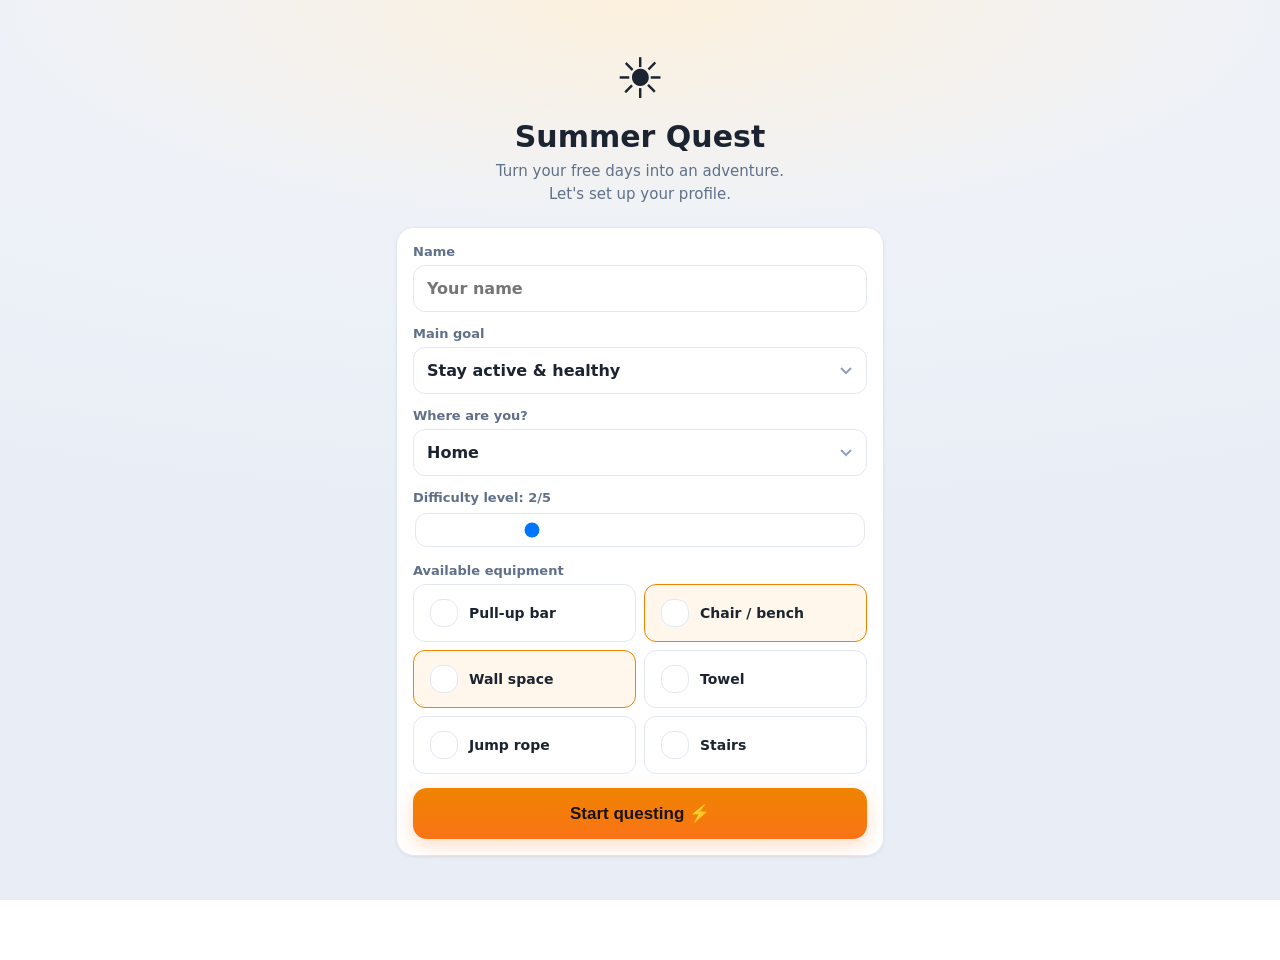
<file: index.html>
<!DOCTYPE html>
<html lang="en">
<head>
  <meta charset="UTF-8">
  <meta name="viewport" content="width=device-width, initial-scale=1.0, viewport-fit=cover, maximum-scale=1.0, user-scalable=no">
  <meta name="theme-color" content="#0e1726">
  <meta name="apple-mobile-web-app-capable" content="yes">
  <meta name="apple-mobile-web-app-status-bar-style" content="black-translucent">
  <meta name="apple-mobile-web-app-title" content="Summer Quest">
  <link rel="manifest" href="./manifest.webmanifest">
  <link rel="apple-touch-icon" href="./icon.svg">
  <link rel="icon" href="./icon.svg" type="image/svg+xml">
  <link rel="stylesheet" href="./styles.css">
  <title>Summer Quest</title>
</head>
<body>
  <main id="app"></main>
  <nav id="nav"></nav>
  <script type="module" src="./js/main.js"></script>
</body>
</html>
</file>
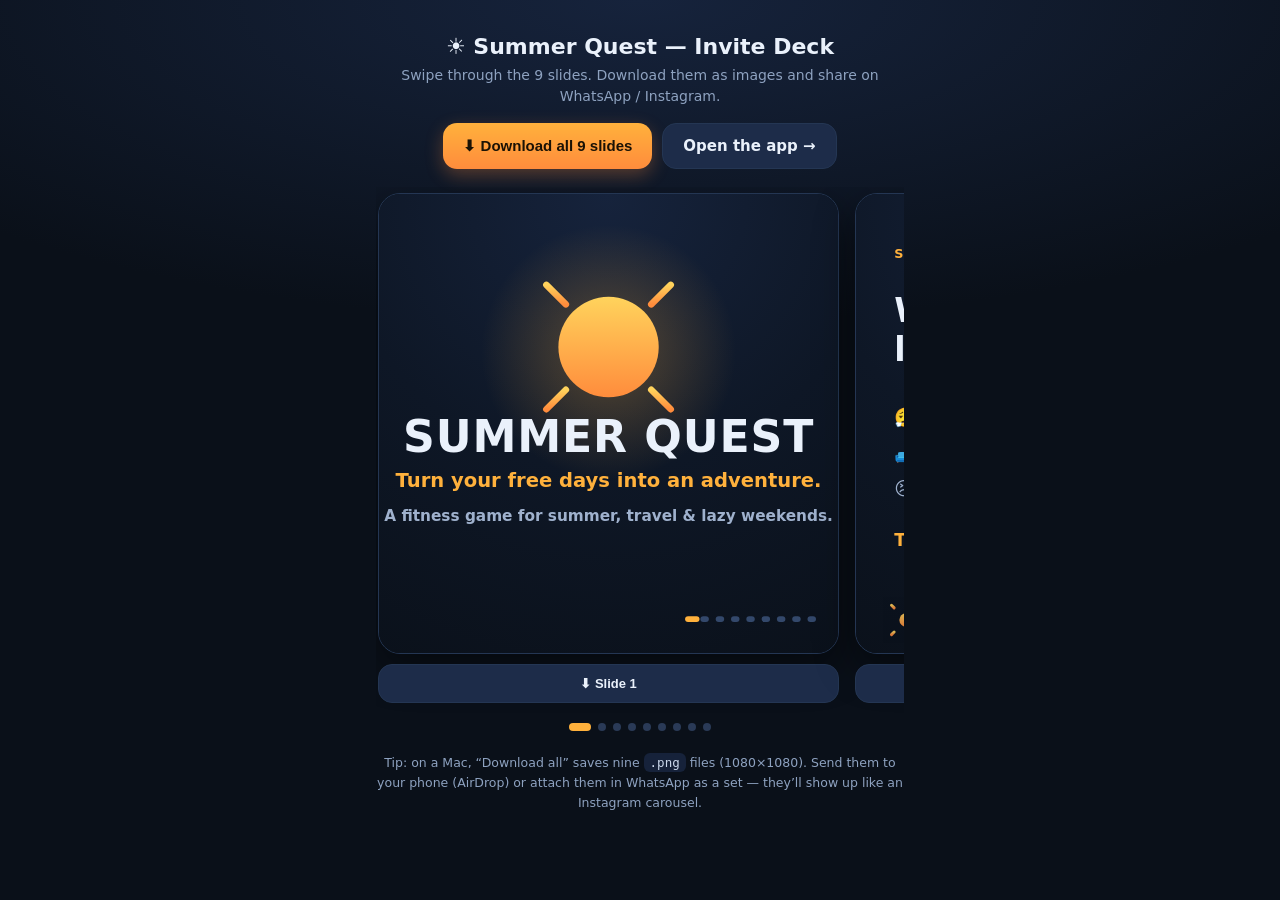
<file: pitch.html>
<!DOCTYPE html>
<html lang="en">
<head>
<meta charset="UTF-8">
<meta name="viewport" content="width=device-width, initial-scale=1, viewport-fit=cover">
<title>Summer Quest — Invite Deck</title>
<style>
  :root{ --bg:#0a1019; --fg:#eaf1fb; --muted:#8ea2c0; --accent:#ffb13c; --line:#243653; }
  *{box-sizing:border-box;-webkit-tap-highlight-color:transparent}
  html,body{margin:0;background:radial-gradient(120% 60% at 50% 0%,#16233c,#0a1019 60%);color:var(--fg);
    font-family:-apple-system,BlinkMacSystemFont,"Segoe UI",system-ui,sans-serif;min-height:100vh}
  .wrap{max-width:560px;margin:0 auto;padding:20px 16px 60px}
  header{text-align:center;padding:14px 8px 18px}
  header h1{font-size:22px;margin:0 0 6px}
  header p{color:var(--muted);font-size:14px;margin:0 0 16px;line-height:1.5}
  .btn{display:inline-flex;align-items:center;gap:8px;justify-content:center;background:linear-gradient(180deg,#ffb13c,#ff8c3c);
    color:#1a1205;border:none;border-radius:14px;font-weight:800;font-size:15px;padding:13px 20px;cursor:pointer;
    box-shadow:0 6px 18px rgba(255,140,60,.3);text-decoration:none}
  .btn.ghost{background:#1d2c49;color:var(--fg);border:1px solid var(--line);box-shadow:none}
  .btn:active{transform:translateY(1px)}
  .carousel{display:flex;gap:16px;overflow-x:auto;scroll-snap-type:x mandatory;padding:6px 2px 14px;-webkit-overflow-scrolling:touch}
  .carousel::-webkit-scrollbar{display:none}
  .slide{flex:0 0 88%;max-width:480px;scroll-snap-align:center}
  .slide .frame{border-radius:22px;overflow:hidden;border:1px solid var(--line);box-shadow:0 14px 40px rgba(0,0,0,.45);background:#0a1019}
  .slide svg{display:block;width:100%;height:auto}
  .slide .dl{width:100%;margin-top:10px;padding:11px;font-size:13px;font-weight:700}
  .dots{display:flex;gap:7px;justify-content:center;margin:6px 0 22px}
  .dot{width:8px;height:8px;border-radius:50%;background:#2a3a57;transition:.2s}
  .dot.on{background:var(--accent);width:22px;border-radius:4px}
  .topbtns{display:flex;gap:10px;justify-content:center;flex-wrap:wrap}
  .hint{color:var(--muted);font-size:12.5px;text-align:center;margin-top:18px;line-height:1.6}
  .hint code{background:#16223a;padding:2px 6px;border-radius:6px;color:#cbd8ec}
</style>
</head>
<body>
<div class="wrap">
  <header>
    <h1>☀️ Summer Quest — Invite Deck</h1>
    <p>Swipe through the 9 slides. Download them as images and share on WhatsApp / Instagram.</p>
    <div class="topbtns">
      <button class="btn" id="dlAll">⬇ Download all 9 slides</button>
      <a class="btn ghost" href="./index.html">Open the app →</a>
    </div>
  </header>
  <div class="carousel" id="carousel"></div>
  <div class="dots" id="dots"></div>
  <p class="hint">Tip: on a Mac, “Download all” saves nine <code>.png</code> files (1080×1080). Send them to your phone (AirDrop) or attach them in WhatsApp as a set — they’ll show up like an Instagram carousel.</p>
</div>

<script>
const W = 1080;
const C = { fg:'#eaf1fb', muted:'#9fb1cd', dim:'#7e92b2', accent:'#ffb13c', accent2:'#ff8c3c',
  blue:'#4dabf7', green:'#2fbf71', red:'#ff4d56', orange:'#ff9f40', pink:'#ff5da2',
  card:'#16223a', card2:'#1d2c49', line:'#2a3a57' };

function defs(){return `<defs>
  <radialGradient id="bg" cx="50%" cy="0%" r="120%"><stop offset="0" stop-color="#16233c"/><stop offset="0.5" stop-color="#0e1726"/><stop offset="1" stop-color="#0a1019"/></radialGradient>
  <linearGradient id="sun" x1="0" y1="0" x2="0" y2="1"><stop offset="0" stop-color="#ffd35c"/><stop offset="1" stop-color="#ff8c3c"/></linearGradient>
  <linearGradient id="acc" x1="0" y1="0" x2="1" y2="0"><stop offset="0" stop-color="#ffd35c"/><stop offset="1" stop-color="#ff8c3c"/></linearGradient>
  <radialGradient id="glow" cx="50%" cy="50%" r="50%"><stop offset="0" stop-color="#ffb13c" stop-opacity="0.30"/><stop offset="1" stop-color="#ffb13c" stop-opacity="0"/></radialGradient>
</defs>`;}

function rays(cx,cy,r,w){let s='';const n=8;for(let i=0;i<n;i++){const a=Math.PI*2*i/n-Math.PI/2;
  const x1=cx+Math.cos(a)*(r+24),y1=cy+Math.sin(a)*(r+24),x2=cx+Math.cos(a)*(r+r*0.55+24),y2=cy+Math.sin(a)*(r+r*0.55+24);
  s+=`<line x1="${x1.toFixed(1)}" y1="${y1.toFixed(1)}" x2="${x2.toFixed(1)}" y2="${y2.toFixed(1)}" stroke="url(#sun)" stroke-width="${w}" stroke-linecap="round"/>`;}return s;}
function sun(cx,cy,r){return `<circle cx="${cx}" cy="${cy}" r="${r}" fill="url(#sun)"/>${rays(cx,cy,r,Math.max(7,r*0.13))}`;}

function eyebrow(txt){return `<text x="90" y="150" fill="${C.accent}" font-size="30" font-weight="800" letter-spacing="4">${txt}</text>`;}
function wordmark(){return `<g opacity="0.85">${sun(118,1002,16)}<text x="150" y="1012" fill="${C.muted}" font-size="26" font-weight="800" letter-spacing="3">SUMMER QUEST</text></g>`;}
function dots(n){let s='';for(let i=1;i<=9;i++){const on=i===n;const x=720+(i-1)*36;
  s+=`<rect x="${x}" y="993" width="${on?34:20}" height="14" rx="7" fill="${on?C.accent:'#33486b'}"/>`;}return s;}
function pill(x,y,w,h,fill,stroke){return `<rect x="${x}" y="${y}" width="${w}" height="${h}" rx="${h/2}" fill="${fill}"${stroke?` stroke="${stroke}"`:''}/>`;}

function wrap(inner,n,opts={}){return `<svg xmlns="http://www.w3.org/2000/svg" viewBox="0 0 1080 1080" width="1080" height="1080" font-family="-apple-system,BlinkMacSystemFont,Segoe UI,Roboto,system-ui,sans-serif">
  ${defs()}<rect width="1080" height="1080" fill="url(#bg)"/>
  ${inner}${opts.noMark?'':wordmark()}${dots(n)}</svg>`;}

// ---- slides ----------------------------------------------------------------
const slides = [];

// 1 — cover
slides.push(wrap(`
  <circle cx="540" cy="372" r="300" fill="url(#glow)"/>
  ${sun(540,360,118)}
  <text x="540" y="606" text-anchor="middle" fill="${C.fg}" font-size="104" font-weight="900" letter-spacing="2">SUMMER QUEST</text>
  <text x="540" y="690" text-anchor="middle" fill="${C.accent}" font-size="46" font-weight="800">Turn your free days into an adventure.</text>
  <text x="540" y="770" text-anchor="middle" fill="${C.muted}" font-size="36" font-weight="600">A fitness game for summer, travel &amp; lazy weekends.</text>
`,1,{noMark:true}));

// 2 — problem
slides.push(wrap(`
  ${eyebrow('SOUND FAMILIAR?')}
  <text x="90" y="300" fill="${C.fg}" font-size="78" font-weight="900">Workouts feel</text>
  <text x="90" y="392" fill="${C.fg}" font-size="78" font-weight="900">like homework.</text>
  <g fill="${C.muted}" font-size="44" font-weight="600">
    <text x="90" y="540">😮‍💨  One brutal session…</text>
    <text x="90" y="624">🛋️  then days of nothing.</text>
    <text x="90" y="708">😣  Guilt. “I’ll restart Monday.”</text>
  </g>
  <text x="90" y="828" fill="${C.accent}" font-size="40" font-weight="800">There’s a better way to stay active.</text>
`,2));

// 3 — the idea
slides.push(wrap(`
  ${eyebrow('THE IDEA')}
  <text x="90" y="300" fill="${C.fg}" font-size="80" font-weight="900">What if it felt</text>
  <text x="90" y="392" fill="${C.fg}" font-size="80" font-weight="900">like a <tspan fill="${C.accent}">game</tspan>?</text>
  <g transform="translate(90,470)">
    ${pill(0,0,520,86,'rgba(255,177,60,0.14)','#ffb13c66')}
    <text x="36" y="56" fill="${C.accent}" font-size="40" font-weight="800">⚡ 2–10 minute quests</text>
  </g>
  <text x="90" y="668" fill="${C.muted}" font-size="46" font-weight="600">Move a little, often —</text>
  <text x="90" y="730" fill="${C.muted}" font-size="46" font-weight="600">whenever you’ve got a moment.</text>
  <text x="90" y="828" fill="${C.fg}" font-size="42" font-weight="800">No gym. No schedule. No guilt.</text>
`,3));

// 4 — how it works (mock quest card)
slides.push(wrap(`
  ${eyebrow('THE DAILY LOOP')}
  <g font-size="40" font-weight="700" fill="${C.fg}">
    <text x="90" y="250">① Tap <tspan fill="${C.accent}">Generate Quest</tspan></text>
    <text x="90" y="318">② Do a quick challenge</text>
    <text x="90" y="386">③ Earn XP  ④ Repeat anytime</text>
  </g>
  <g transform="translate(90,452)">
    <rect x="0" y="0" width="900" height="500" rx="34" fill="${C.card}" stroke="${C.line}"/>
    <text x="44" y="84" fill="${C.muted}" font-size="32" font-weight="700">QUEST #18 · 3 MIN</text>
    <text x="856" y="84" text-anchor="end" fill="${C.accent}" font-size="38" font-weight="900">+20 XP</text>
    <line x1="44" y1="116" x2="856" y2="116" stroke="${C.line}"/>
    <g fill="${C.fg}" font-size="46" font-weight="700">
      <text x="44" y="206">15 × Reverse Lunges</text>
      <text x="44" y="294">30s Hollow Hold</text>
      <text x="44" y="382">20 × Calf Raises</text>
    </g>
    ${pill(44,420,812,60,'rgba(255,177,60,0.12)','#ffb13c55')}
    <text x="64" y="460" fill="${C.accent}" font-size="30" font-weight="700">🔁 Circuit · repeat 2 rounds</text>
  </g>
`,4));

// 5 — it's smart (muscle figure + reason)
slides.push(wrap(`
  ${eyebrow('IT KNOWS YOUR BODY')}
  <text x="90" y="300" fill="${C.fg}" font-size="74" font-weight="900">Smart, not random.</text>
  <text x="90" y="392" fill="${C.muted}" font-size="42" font-weight="600">Every quest, swim &amp; lift updates a</text>
  <text x="90" y="448" fill="${C.muted}" font-size="42" font-weight="600">recovery model for 10 muscle groups.</text>
  <!-- mini figure -->
  <g transform="translate(120,540)">
    <ellipse cx="120" cy="40" rx="34" ry="40" fill="#22324d"/>
    <rect x="78" y="86" width="84" height="150" rx="30" fill="#22324d"/>
    <rect x="64" y="250" width="34" height="150" rx="16" fill="#22324d"/>
    <rect x="142" y="250" width="34" height="150" rx="16" fill="#22324d"/>
    <ellipse cx="100" cy="118" rx="20" ry="16" fill="${C.red}"/><ellipse cx="140" cy="118" rx="20" ry="16" fill="${C.red}"/>
    <ellipse cx="81" cy="300" rx="16" ry="40" fill="${C.green}"/><ellipse cx="159" cy="300" rx="16" ry="40" fill="${C.green}"/>
    <text x="120" y="452" text-anchor="middle" fill="${C.dim}" font-size="26" font-weight="700">red = tired · green = fresh</text>
  </g>
  <g transform="translate(440,560)">
    <rect x="0" y="0" width="540" height="340" rx="28" fill="rgba(255,177,60,0.10)" stroke="#ffb13c44"/>
    <text x="34" y="80" fill="${C.accent}" font-size="40" font-weight="900">💡 Why this quest?</text>
    <g fill="${C.fg}" font-size="34" font-weight="600">
      <text x="34" y="150">“Your shoulders are still</text>
      <text x="34" y="198">recovering from yesterday’s</text>
      <text x="34" y="246">swim, so today is legs</text>
      <text x="34" y="294">&amp; core.”</text>
    </g>
  </g>
`,5));

// 6 — everything counts
slides.push(wrap(`
  ${eyebrow('EVERYTHING COUNTS')}
  <text x="90" y="300" fill="${C.fg}" font-size="74" font-weight="900">Your whole active</text>
  <text x="90" y="392" fill="${C.fg}" font-size="74" font-weight="900">life counts.</text>
  <g font-size="120" text-anchor="middle">
    <text x="220" y="640">🏊</text><text x="540" y="640">🏐</text><text x="860" y="640">🏋️</text>
    <text x="380" y="800">🏃</text><text x="700" y="800">🥾</text>
  </g>
  <text x="540" y="912" text-anchor="middle" fill="${C.muted}" font-size="40" font-weight="600">Swims, sports, runs — even gym sessions.</text>
  <text x="540" y="966" text-anchor="middle" fill="${C.accent}" font-size="40" font-weight="800">It all earns XP and feeds the game.</text>
`,6));

// 7 — level up
slides.push(wrap(`
  ${eyebrow('LEVEL UP')}
  <text x="90" y="300" fill="${C.fg}" font-size="72" font-weight="900">Be the main character</text>
  <text x="90" y="384" fill="${C.fg}" font-size="72" font-weight="900">of your summer.</text>
  <!-- XP ring -->
  <g transform="translate(250,620)">
    <circle r="120" fill="none" stroke="#22324d" stroke-width="26"/>
    <circle r="120" fill="none" stroke="${C.pink}" stroke-width="26" stroke-linecap="round"
      stroke-dasharray="754" stroke-dashoffset="150" transform="rotate(-90)"/>
    <text x="0" y="-2" text-anchor="middle" fill="${C.fg}" font-size="64" font-weight="900">160</text>
    <text x="0" y="44" text-anchor="middle" fill="${C.muted}" font-size="28" font-weight="700">XP TODAY</text>
  </g>
  <g transform="translate(470,520)">
    ${pill(0,0,420,72,'rgba(255,93,162,0.18)')}
    <text x="32" y="49" fill="${C.pink}" font-size="38" font-weight="900">🏆 Legendary Day</text>
    <g fill="${C.fg}" font-size="38" font-weight="700">
      <text x="0" y="160">🔥 7-day streak</text>
      <text x="0" y="232">📈 Stats &amp; insights</text>
      <text x="0" y="304">🎯 Active → Legendary</text>
    </g>
  </g>
`,7));

// 8 — better together
slides.push(wrap(`
  ${eyebrow('BETTER TOGETHER')}
  <text x="90" y="300" fill="${C.fg}" font-size="78" font-weight="900">More fun with</text>
  <text x="90" y="392" fill="${C.fg}" font-size="78" font-weight="900">someone.</text>
  <g transform="translate(300,500)">
    <circle cx="0" cy="80" r="90" fill="#ff6b6b"/><text x="0" y="108" text-anchor="middle" fill="#1a1205" font-size="72" font-weight="900">A</text>
    <circle cx="240" cy="80" r="90" fill="#4dabf7"/><text x="240" y="108" text-anchor="middle" fill="#1a1205" font-size="72" font-weight="900">+</text>
    <text x="120" y="250" text-anchor="middle" fill="${C.accent}" font-size="40" font-weight="800">🔥 vs 🔥</text>
  </g>
  <text x="540" y="852" text-anchor="middle" fill="${C.muted}" font-size="42" font-weight="600">Separate profiles. Compare streaks.</text>
  <text x="540" y="912" text-anchor="middle" fill="${C.muted}" font-size="42" font-weight="600">Make the holiday a co-op quest.</text>
`,8));

// 9 — CTA
slides.push(wrap(`
  <circle cx="540" cy="250" r="220" fill="url(#glow)"/>
  ${sun(540,250,92)}
  <text x="540" y="470" text-anchor="middle" fill="${C.fg}" font-size="92" font-weight="900">Ready to play?</text>
  <text x="540" y="556" text-anchor="middle" fill="${C.muted}" font-size="42" font-weight="600">Free · no login · your data stays on your phone</text>
  <g transform="translate(140,628)">
    ${pill(0,0,800,108,'rgba(255,177,60,0.14)','#ffb13c66')}
    <text x="400" y="70" text-anchor="middle" fill="${C.accent}" font-size="38" font-weight="800">anantsharma020.github.io/summer-quest</text>
  </g>
  <text x="540" y="836" text-anchor="middle" fill="${C.fg}" font-size="40" font-weight="700">Open it → Share → Add to Home Screen</text>
  <text x="540" y="916" text-anchor="middle" fill="${C.pink}" font-size="46" font-weight="900">Be my Player 2. 🎮☀️</text>
`,9,{noMark:true}));

// ---- render ----------------------------------------------------------------
const carousel = document.getElementById('carousel');
const dotsEl = document.getElementById('dots');
slides.forEach((svg, i) => {
  const el = document.createElement('div');
  el.className = 'slide';
  el.innerHTML = `<div class="frame">${svg}</div><button class="btn ghost dl" data-i="${i}">⬇ Slide ${i+1}</button>`;
  carousel.appendChild(el);
  const d = document.createElement('div'); d.className = 'dot' + (i===0?' on':''); dotsEl.appendChild(d);
});

carousel.addEventListener('scroll', () => {
  const center = carousel.scrollLeft + carousel.clientWidth / 2;
  let best = 0, bd = Infinity;
  [...carousel.children].forEach((el, k) => {
    const c = el.offsetLeft + el.offsetWidth / 2, dd = Math.abs(c - center);
    if (dd < bd) { bd = dd; best = k; }
  });
  [...dotsEl.children].forEach((d, k) => d.classList.toggle('on', k === best));
});

function downloadSlide(i){
  return new Promise(res => {
    const blob = new Blob([slides[i]], { type:'image/svg+xml;charset=utf-8' });
    const url = URL.createObjectURL(blob);
    const img = new Image();
    img.onload = () => {
      const canvas = document.createElement('canvas'); canvas.width = W; canvas.height = W;
      const ctx = canvas.getContext('2d');
      ctx.fillStyle = '#0a1019'; ctx.fillRect(0,0,W,W);
      ctx.drawImage(img,0,0,W,W);
      URL.revokeObjectURL(url);
      canvas.toBlob(b => {
        const a = document.createElement('a');
        a.href = URL.createObjectURL(b);
        a.download = `summer-quest-${String(i+1).padStart(2,'0')}.png`;
        document.body.appendChild(a); a.click(); a.remove();
        setTimeout(()=>{ URL.revokeObjectURL(a.href); res(); }, 200);
      }, 'image/png');
    };
    img.onerror = () => res();
    img.src = url;
  });
}

carousel.addEventListener('click', e => {
  const b = e.target.closest('.dl'); if (b) downloadSlide(+b.dataset.i);
});
document.getElementById('dlAll').addEventListener('click', async () => {
  for (let i=0;i<slides.length;i++){ await downloadSlide(i); await new Promise(r=>setTimeout(r,350)); }
});
</script>
</body>
</html>
</file>
<file: styles.css>
/* ===========================================================================
   Summer Quest — mobile-first PWA styles
   =========================================================================== */
/* Light theme (default) */
:root {
  --bg: #eef2f8;
  --bg2: #ffffff;
  --card: #ffffff;
  --card-grad-end: #ffffff;
  --card2: #eef2f9;
  --fg: #1b2430;
  --soft: #3c4756;
  --dim: #6a7890;
  --muted: #607089;
  --accent: #ef8400;
  --accent2: #f97316;
  --blue: #2f7fd0;
  --green: #1a9e54;
  --red: #e23744;
  --orange: #ea7a00;
  --line: #e3e8f0;
  --track: #e1e7f0;
  --silhouette: #d7deea;
  --muscle-base: #c4cedd;
  --demo-line: #51607a;
  --demo-ground: #c2ccda;
  --nav-bg: rgba(255,255,255,.92);
  --toast-bg: #1f2937;
  --toast-fg: #ffffff;
  --avoid: #9b5b5b;
  --card-shadow: 0 1px 3px rgba(16,24,40,.07);
  --page-grad: radial-gradient(120% 60% at 50% 0%, #fdf1de 0%, #eef2f8 42%, #e9eef6 100%);
  --radius: 18px;
  --safe-top: env(safe-area-inset-top, 0px);
  --safe-bot: env(safe-area-inset-bottom, 0px);
}

/* Dark theme */
html[data-theme="dark"] {
  --bg: #0e1726;
  --bg2: #0a1019;
  --card: #16223a;
  --card-grad-end: #131e33;
  --card2: #1d2c49;
  --fg: #eaf1fb;
  --soft: #d4e1f4;
  --dim: #7e92b2;
  --muted: #8ea2c0;
  --accent: #ffb13c;
  --accent2: #ff8c3c;
  --blue: #4dabf7;
  --green: #2fbf71;
  --red: #ff4d56;
  --orange: #ff9f40;
  --line: #243653;
  --track: #22324d;
  --silhouette: #1c2840;
  --muscle-base: #2b3a52;
  --demo-line: #b9cdec;
  --demo-ground: #3a517a;
  --nav-bg: rgba(12,18,30,.92);
  --toast-bg: #20304f;
  --toast-fg: #eaf1fb;
  --avoid: #c9b3b3;
  --card-shadow: none;
}

* { box-sizing: border-box; -webkit-tap-highlight-color: transparent; }
/* Ensure text fields stay selectable/pasteable inside the installed PWA. */
input, textarea, select { -webkit-user-select: text; user-select: text; -webkit-touch-callout: default; }
html, body { margin: 0; padding: 0; }
body {
  font-family: -apple-system, BlinkMacSystemFont, "Segoe UI", system-ui, sans-serif;
  background: var(--page-grad);
  background-attachment: fixed;
  color: var(--fg);
  min-height: 100vh;
  -webkit-font-smoothing: antialiased;
}

#app {
  max-width: 520px;
  margin: 0 auto;
  padding: calc(12px + var(--safe-top)) 16px calc(90px + var(--safe-bot));
}

/* ---- top bar ---- */
.topbar { display: flex; align-items: center; gap: 12px; padding: 6px 0 14px; }
.topbar .pname { font-size: 20px; font-weight: 700; }
.greet { color: var(--muted); font-size: 14px; }
.topbar .greet + .pname, .topbar > div > .pname { font-size: 22px; }
.back { font-size: 24px; color: var(--fg); text-decoration: none; width: 34px; line-height: 1; }
.avatar {
  margin-left: auto; width: 42px; height: 42px; border-radius: 50%;
  display: grid; place-items: center; color: #11192a; font-weight: 800; font-size: 18px;
  text-decoration: none; box-shadow: 0 4px 14px rgba(0,0,0,.35);
}
.avatar.sm { width: 30px; height: 30px; font-size: 13px; margin: 0; }

/* ---- cards ---- */
.card {
  background: linear-gradient(180deg, var(--card) 0%, var(--card-grad-end) 100%); box-shadow: var(--card-shadow);
  border: 1px solid var(--line);
  border-radius: var(--radius);
  padding: 16px;
  margin-bottom: 14px;
}
.section-title { font-size: 13px; text-transform: uppercase; letter-spacing: .06em; color: var(--muted); margin: 18px 4px 10px; font-weight: 700; }
.empty { color: var(--muted); text-align: center; padding: 24px 12px; font-size: 14px; }
.card-kicker { font-size: 11px; text-transform: uppercase; letter-spacing: .05em; color: var(--accent); font-weight: 700; }

/* ---- today / ring ---- */
.today-card { display: flex; align-items: center; gap: 18px; }
.ring { width: 116px; height: 116px; flex: 0 0 auto; }
.ring-bg { fill: none; stroke: var(--track); stroke-width: 10; }
.ring-fg { fill: none; stroke-width: 10; stroke-linecap: round; transform: rotate(-90deg); transform-origin: 60px 60px; transition: stroke-dashoffset .6s ease; }
.ring-active { stroke: var(--blue); } .ring-great { stroke: var(--green); }
.ring-adventure { stroke: var(--accent); } .ring-legendary { stroke: #ff5da2; }
.ring-xp { fill: var(--fg); font-size: 30px; font-weight: 800; text-anchor: middle; }
.ring-unit { fill: var(--muted); font-size: 11px; text-anchor: middle; }
.today-meta { display: flex; flex-direction: column; gap: 10px; }
.rating-badge { display: inline-block; padding: 6px 12px; border-radius: 999px; font-weight: 700; font-size: 15px; }
.rating-active { background: rgba(77,171,247,.18); color: var(--blue); }
.rating-great { background: rgba(47,191,113,.18); color: var(--green); }
.rating-adventure { background: rgba(255,177,60,.2); color: var(--accent); }
.rating-legendary { background: rgba(255,93,162,.2); color: #ff7ab5; }
.streak { color: var(--fg); font-weight: 600; font-size: 15px; }

/* ---- quest CTA ---- */
.quest-cta { text-align: center; }
.cta-q { font-size: 19px; font-weight: 700; margin-bottom: 14px; }
.tier-row { display: flex; gap: 8px; margin-bottom: 14px; }
.tier-pill {
  flex: 1; background: var(--card2); border: 1px solid var(--line); border-radius: 14px;
  padding: 10px 6px; color: var(--fg); cursor: pointer; display: flex; flex-direction: column; gap: 2px;
  font: inherit; transition: .15s;
}
.tier-pill.on { border-color: var(--accent); background: rgba(255,177,60,.14); box-shadow: 0 0 0 1px var(--accent) inset; }
.tier-name { font-weight: 700; font-size: 14px; }
.tier-xp { font-size: 12px; color: var(--muted); }

.btn-primary {
  background: linear-gradient(180deg, var(--accent) 0%, var(--accent2) 100%);
  color: #1a1205; border: none; border-radius: 14px; font-weight: 800; font-size: 16px;
  padding: 14px 18px; width: 100%; cursor: pointer; box-shadow: 0 6px 18px rgba(255,140,60,.3);
}
.btn-primary:active { transform: translateY(1px); }
.btn-primary.big { font-size: 17px; padding: 15px; }
.btn-ghost { background: var(--card2); color: var(--fg); border: 1px solid var(--line); border-radius: 14px; padding: 13px 16px; font-weight: 700; cursor: pointer; font-size: 15px; }
.btn-danger { background: rgba(255,77,86,.12); color: var(--red); border: 1px solid rgba(255,77,86,.35); border-radius: 14px; padding: 13px; font-weight: 700; width: 100%; cursor: pointer; margin-top: 6px; }

.pending-card { display: flex; align-items: center; gap: 12px; text-decoration: none; color: var(--fg); }
.pending-title { font-weight: 700; font-size: 16px; margin-top: 2px; }
.pending-card .btn-ghost { margin-left: auto; }

/* ---- quick log ---- */
.quick-log { display: grid; grid-template-columns: repeat(3, 1fr); gap: 8px; }
.ql {
  background: var(--card); border: 1px solid var(--line); border-radius: 14px; padding: 10px 4px;
  display: flex; flex-direction: column; align-items: center; gap: 5px; text-decoration: none;
  color: var(--fg); font-size: 11px; font-weight: 600;
}
.ql-icon { font-size: 20px; }

/* ---- feed ---- */
.feed-row { display: flex; align-items: center; gap: 12px; padding: 11px 0; border-bottom: 1px solid var(--line); }
.feed-row:last-child { border-bottom: none; }
.feed-icon { width: 38px; height: 38px; border-radius: 11px; background: var(--card2); display: grid; place-items: center; font-size: 19px; }
.feed-body { flex: 1; min-width: 0; }
.feed-title { font-weight: 700; font-size: 15px; }
.feed-sub { color: var(--muted); font-size: 13px; overflow: hidden; text-overflow: ellipsis; white-space: nowrap; }
.feed-xp { color: var(--accent); font-weight: 800; }

/* ---- quest detail ---- */
.quest-head { background: var(--card2); }
.qh-row { display: flex; justify-content: space-between; margin-bottom: 10px; }
.qh-time { color: var(--muted); font-weight: 600; }
.qh-xp { color: var(--accent); font-weight: 800; }
.reason { background: rgba(255,177,60,.1); border: 1px solid rgba(255,177,60,.25); border-radius: 12px; padding: 12px; font-size: 14px; line-height: 1.45; }

.ex-card { padding: 14px; }
.ex-top { display: flex; gap: 14px; align-items: center; }
.ex-demo { width: 110px; height: 88px; flex: 0 0 auto; background: var(--bg2); border-radius: 12px; border: 1px solid var(--line); }
.ex-demo.big { width: 100%; height: 160px; margin-bottom: 12px; }
.ex-headinfo { flex: 1; min-width: 0; }
.ex-name { font-weight: 700; font-size: 16px; }
.ex-amount { color: var(--accent); font-weight: 700; font-size: 15px; margin: 3px 0 6px; }
.chips { display: flex; flex-wrap: wrap; gap: 5px; }
.chips.center { justify-content: center; margin-bottom: 10px; }
.chip { font-size: 11px; padding: 3px 9px; border-radius: 999px; font-weight: 700; }
.chip-prim { background: rgba(226,55,68,.16); color: var(--red); }
.chip-sec { background: rgba(234,122,0,.16); color: var(--orange); }
.ex-mid { display: flex; gap: 12px; align-items: center; margin-top: 12px; }
.ex-map { width: 150px; flex: 0 0 auto; }
.ex-map.big { width: 100%; max-width: 320px; margin: 0 auto 10px; }
.bodymap { width: 100%; height: auto; }
.bm-sil { fill: var(--silhouette); }
.bm-label { fill: var(--muted); font-size: 12px; text-anchor: middle; }
.cues { margin: 0; padding-left: 18px; flex: 1; }
.cues li { font-size: 13px; line-height: 1.5; margin-bottom: 5px; color: var(--soft); }
.cues li:first-child { color: var(--accent); font-weight: 600; }
.legend { display: flex; gap: 10px; justify-content: center; margin-bottom: 10px; }

.quest-actions { display: flex; flex-direction: column; gap: 10px; margin-top: 4px; }

/* ---- demo svg ---- */
/* real-photo demo (free-exercise-db) cross-fading start/finish frames */
.ex-media { position: relative; width: 100%; height: 100%; }
.ex-photo { position: absolute; inset: 0; border-radius: inherit; overflow: hidden; background: #fff; }
.ex-photo .frame { position: absolute; inset: 0; width: 100%; height: 100%; object-fit: contain; }
.ex-photo .f1 { animation: framefade 1.9s ease-in-out infinite; }
@keyframes framefade { 0%, 38% { opacity: 0; } 55%, 90% { opacity: 1; } 100% { opacity: 0; } }

.demo { width: 100%; height: 100%; display: block; }
/* Style every figure primitive inside a demo (robust against grouping). */
.demo line { fill: none; stroke: var(--demo-line); stroke-width: 3.4; stroke-linecap: round; stroke-linejoin: round; }
.demo circle { fill: var(--demo-line); stroke: none; }
.demo .demo-ground { stroke: var(--demo-ground); stroke-width: 2; stroke-linecap: round; }
.demo .demo-bar { stroke: var(--accent); stroke-width: 3.4; stroke-linecap: round; }

.anim-bob { animation: bob 1.6s ease-in-out infinite; transform-box: fill-box; transform-origin: center; }
@keyframes bob { 0%,100% { transform: translateY(0); } 50% { transform: translateY(9px); } }
.anim-pull { animation: pull 1.7s ease-in-out infinite; transform-box: fill-box; transform-origin: top; }
@keyframes pull { 0%,100% { transform: translateY(7px); } 50% { transform: translateY(-3px); } }
.anim-squat { animation: squatc 1.7s ease-in-out infinite; transform-box: fill-box; transform-origin: bottom; }
@keyframes squatc { 0%,100% { transform: scaleY(1); } 50% { transform: scaleY(.66); } }
.anim-jump { animation: jumpc 1.3s ease-in-out infinite; transform-box: fill-box; transform-origin: bottom; }
@keyframes jumpc { 0%,70%,100% { transform: translateY(0); } 35% { transform: translateY(-16px); } }
.anim-calf { animation: calfc 1.1s ease-in-out infinite; transform-box: fill-box; transform-origin: bottom; }
@keyframes calfc { 0%,100% { transform: translateY(0); } 50% { transform: translateY(-6px); } }
.anim-breathe { animation: breathe 2.6s ease-in-out infinite; transform-box: fill-box; transform-origin: center; }
@keyframes breathe { 0%,100% { transform: scale(1); } 50% { transform: scale(1.04); } }
.anim-hollow { animation: hollowc 2s ease-in-out infinite; transform-box: fill-box; transform-origin: center; }
@keyframes hollowc { 0%,100% { transform: scaleX(1); } 50% { transform: scaleX(.9); } }
.anim-legs { animation: legmove 1.8s ease-in-out infinite; transform-box: fill-box; transform-origin: left; }
@keyframes legmove { 0%,100% { transform: rotate(8deg); } 50% { transform: rotate(-34deg); } }
.anim-run-a { animation: runa 0.7s ease-in-out infinite; transform-box: fill-box; transform-origin: top; }
.anim-run-b { animation: runa 0.7s ease-in-out infinite reverse; transform-box: fill-box; transform-origin: top; }
@keyframes runa { 0%,100% { transform: rotate(16deg); } 50% { transform: rotate(-16deg); } }
.anim-arm { animation: armc 1.8s linear infinite; transform-box: fill-box; transform-origin: 0% 100%; }
@keyframes armc { 0% { transform: rotate(0); } 100% { transform: rotate(360deg); } }

/* ---- log ---- */
.logtabs { display: flex; gap: 7px; margin-bottom: 14px; overflow-x: auto; padding-bottom: 2px; }
.logtab { flex: 1 0 auto; background: var(--card); border: 1px solid var(--line); border-radius: 13px; color: var(--fg); padding: 9px 6px; font: inherit; font-size: 12px; font-weight: 700; cursor: pointer; display: flex; flex-direction: column; align-items: center; gap: 3px; text-decoration: none; }
.logtab span { font-size: 18px; }
.logtab.on { border-color: var(--accent); background: rgba(255,177,60,.13); }
.log-form { display: flex; flex-direction: column; gap: 14px; }
.field { display: flex; flex-direction: column; gap: 6px; font-size: 13px; color: var(--muted); font-weight: 600; }
.field input, .field select {
  background: var(--bg2); border: 1px solid var(--line); border-radius: 12px; color: var(--fg);
  padding: 13px; font: inherit; font-size: 16px; -webkit-appearance: none; appearance: none;
}
.field select { background-image: url("data:image/svg+xml,%3Csvg xmlns='http://www.w3.org/2000/svg' width='12' height='8'%3E%3Cpath d='M1 1l5 5 5-5' stroke='%238ea2c0' stroke-width='2' fill='none'/%3E%3C/svg%3E"); background-repeat: no-repeat; background-position: right 14px center; }
.field input[type=range] { padding: 8px 0; }
.gym-row { display: grid; grid-template-columns: 1.4fr 1fr 1fr; gap: 10px; }
.gym-row .field { min-width: 0; }
.gym-row .field input { width: 100%; min-width: 0; }
.muted-note { color: var(--muted); font-size: 13px; font-weight: 600; }

/* effort pills + custom unit pills */
.effort-row { display: flex; gap: 7px; }
.effort-pill { flex: 1; background: var(--bg2); border: 1px solid var(--line); border-radius: 11px; color: var(--fg); font: inherit; font-size: 13px; font-weight: 700; padding: 10px 4px; cursor: pointer; }
.effort-pill.on { border-color: var(--accent); background: rgba(255,177,60,.14); }
.link-btn { background: none; border: none; color: var(--accent); font: inherit; font-size: 13px; font-weight: 700; cursor: pointer; padding: 4px; text-align: center; }

/* session builder */
.prog-chips { display: flex; flex-wrap: wrap; gap: 8px; }
.prog-chip { background: var(--card2); border: 1px solid var(--line); border-radius: 999px; color: var(--fg); font: inherit; font-size: 14px; font-weight: 700; padding: 8px 14px; cursor: pointer; }
.prog-chip span { color: var(--accent); margin-left: 4px; }
.prog-chip.preset { background: rgba(255,177,60,.12); border-color: rgba(255,177,60,.35); }
.sess-row { display: flex; align-items: center; gap: 10px; padding: 10px 0; border-bottom: 1px solid var(--line); }
.sess-row:last-of-type { border-bottom: none; }
.sess-body { flex: 1; min-width: 0; }
.sess-name { font-weight: 700; font-size: 15px; }
.sess-meta { color: var(--muted); font-size: 13px; }
.sess-xp { color: var(--accent); font-weight: 800; }
.sess-x { background: none; border: none; color: var(--muted); font-size: 16px; cursor: pointer; padding: 4px 2px; }
.sess-total { text-align: right; padding-top: 12px; font-size: 15px; color: var(--muted); }
.sess-total strong { color: var(--accent); font-size: 17px; }

/* add-mode segmented toggle */
.seg { display: flex; gap: 6px; background: var(--bg2); border: 1px solid var(--line); border-radius: 12px; padding: 4px; }
.seg-btn { flex: 1; background: none; border: none; color: var(--muted); font: inherit; font-size: 14px; font-weight: 700; padding: 9px; border-radius: 9px; cursor: pointer; }
.seg-btn.on { background: var(--card2); color: var(--fg); }
.checkrow { display: flex; align-items: center; gap: 9px; font-size: 13px; color: var(--muted); font-weight: 600; }
.checkrow input { width: 18px; height: 18px; accent-color: var(--accent); }

/* session entry: description + inline editor */
.sess-desc { color: var(--dim); font-size: 12.5px; margin-top: 3px; line-height: 1.45; white-space: pre-line; }
.hidden { display: none !important; }
.field textarea, .ta { width: 100%; background: var(--bg2); border: 1px solid var(--line); border-radius: 12px; color: var(--fg); padding: 13px; font: inherit; font-size: 16px; line-height: 1.5; resize: vertical; min-height: 110px; }
.follow-steps { text-align: left; max-width: 380px; margin: 14px auto 0; }
.follow-steps li { font-size: 15px; line-height: 1.55; margin-bottom: 8px; color: var(--soft); }
.sess-row.editing { display: block; padding: 12px 0; }
.entry-editor { display: flex; flex-direction: column; gap: 12px; }
.entry-editor .sess-name { font-size: 15px; }

/* custom exercise creator */
.custom-form { border-top: 1px dashed var(--line); margin-top: 6px; padding-top: 14px; display: flex; flex-direction: column; gap: 14px; }
.muscle-grid { display: grid; grid-template-columns: repeat(3, 1fr); gap: 7px; }
.mtag { background: var(--bg2); border: 1px solid var(--line); border-radius: 10px; color: var(--muted); font: inherit; font-size: 12px; font-weight: 700; padding: 9px 4px; cursor: pointer; }
.mtag.primary { background: rgba(255,77,86,.18); color: #ff7a82; border-color: rgba(255,77,86,.4); }
.mtag.secondary { background: rgba(255,159,64,.18); color: #ffb872; border-color: rgba(255,159,64,.4); }

/* quest rounds + tappable name */
.rounds-banner { margin-top: 10px; background: rgba(77,171,247,.12); border: 1px solid rgba(77,171,247,.28); border-radius: 12px; padding: 10px 12px; font-size: 14px; color: #9ccbf5; }
.ex-name { display: inline-block; text-decoration: none; color: var(--fg); }
.ex-info { color: var(--accent); font-size: 13px; }
.per-round { color: var(--muted); font-size: 12px; font-weight: 600; }
.ex-swap { margin-top: 8px; background: var(--card2); border: 1px solid var(--line); color: var(--muted); font: inherit; font-size: 12px; font-weight: 700; border-radius: 9px; padding: 6px 10px; cursor: pointer; }
.ex-swap:active { background: var(--line); }

/* backup */
.backup-card { display: flex; flex-direction: column; gap: 12px; }
.two-btn { display: grid; grid-template-columns: 1fr 1fr; gap: 10px; }
.backup-area { width: 100%; min-height: 120px; background: var(--bg2); border: 1px solid var(--line); border-radius: 12px; color: var(--fg); font-family: ui-monospace, Menlo, monospace; font-size: 12px; padding: 12px; resize: vertical; }

/* follow-along guided mode */
.follow-progress { height: 8px; background: var(--track); border-radius: 5px; overflow: hidden; margin: 2px 0 8px; }
.follow-bar { height: 100%; background: linear-gradient(90deg, var(--accent), var(--accent2)); border-radius: 5px; transition: width .3s ease; }
.follow-step { text-align: center; color: var(--muted); font-size: 13px; font-weight: 700; margin-bottom: 12px; }
.follow-card { text-align: center; padding: 20px 16px; }
.follow-media { width: 100%; height: 200px; background: var(--bg2); border: 1px solid var(--line); border-radius: 14px; overflow: hidden; margin-bottom: 14px; }
.follow-noicon { width: 100%; height: 100%; display: grid; place-items: center; font-size: 84px; }
.follow-name { font-size: 24px; font-weight: 800; }
.follow-target { color: var(--accent); font-size: 18px; font-weight: 800; margin: 6px 0 10px; }
.follow-desc { color: var(--soft); font-size: 15px; line-height: 1.5; margin: 10px auto 0; max-width: 360px; }
.follow-timer { font-size: 64px; font-weight: 900; margin: 16px 0 10px; color: var(--fg); }
.follow-timer small { font-size: 22px; color: var(--muted); font-weight: 700; margin-left: 6px; }
.follow-card .btn-ghost { width: auto; padding: 12px 28px; }
.follow-nav { flex-direction: row; }
.follow-nav .btn-ghost { width: auto; flex: 0 0 auto; }
.follow-nav .btn-primary { flex: 1; }
button.back { background: none; border: none; cursor: pointer; }

.invite-link { display: flex; align-items: center; gap: 12px; text-decoration: none; color: var(--fg); }
.invite-title { font-weight: 700; font-size: 16px; margin-bottom: 2px; }
.invite-link .btn-ghost { margin-left: auto; padding: 10px 14px; white-space: nowrap; }

/* how-to block */
.howto { display: flex; flex-direction: column; gap: 12px; }
.tempo-badge { align-self: flex-start; background: rgba(47,191,113,.15); color: var(--green); border-radius: 999px; padding: 5px 12px; font-size: 13px; font-weight: 700; }
.steps { margin: 0; padding-left: 20px; }
.steps li { font-size: 14px; line-height: 1.5; margin-bottom: 8px; color: var(--soft); }
.avoid-title { font-size: 13px; font-weight: 700; color: var(--red); text-transform: uppercase; letter-spacing: .04em; }
.avoid { margin: 0; padding-left: 20px; }
.avoid li { font-size: 13px; line-height: 1.45; margin-bottom: 6px; color: var(--avoid); }
.xp-preview { text-align: center; font-size: 15px; color: var(--muted); }
.xp-preview strong { color: var(--accent); font-size: 18px; }
.equip-grid { display: grid; grid-template-columns: 1fr 1fr; gap: 8px; }
.equip { background: var(--bg2); border: 1px solid var(--line); border-radius: 12px; padding: 11px 12px; font-size: 14px; color: var(--fg); font-weight: 600; display: flex; align-items: center; gap: 8px; cursor: pointer; }
.equip.on { border-color: var(--accent); background: rgba(255,177,60,.1); }
.equip input { width: 18px; height: 18px; accent-color: var(--accent); }

/* ---- stats ---- */
.stat-grid { display: grid; grid-template-columns: 1fr 1fr; gap: 12px; }
.stat { text-align: center; padding: 16px 10px; margin: 0; }
.stat-n { font-size: 26px; font-weight: 800; color: var(--fg); }
.stat-n small { font-size: 14px; color: var(--muted); font-weight: 600; }
.stat-l { color: var(--muted); font-size: 12px; margin-top: 3px; }
.bars { display: flex; align-items: flex-end; gap: 8px; height: 130px; }
.bar-col { flex: 1; display: flex; flex-direction: column; align-items: center; height: 100%; justify-content: flex-end; gap: 6px; }
.bar { width: 100%; max-width: 30px; background: linear-gradient(180deg, var(--accent), var(--accent2)); border-radius: 7px 7px 4px 4px; position: relative; min-height: 4px; display: flex; justify-content: center; }
.bar span { position: absolute; top: -16px; font-size: 10px; color: var(--muted); font-weight: 700; }
.bar-lab { font-size: 11px; color: var(--muted); }
.heatcard { display: flex; gap: 14px; align-items: center; }
.heatmap { width: 55%; }
.fatigue-list { flex: 1; display: flex; flex-direction: column; gap: 9px; }
.frow { display: flex; align-items: center; gap: 8px; font-size: 12px; }
.frow > span:first-child { width: 64px; color: var(--muted); }
.fbar { flex: 1; height: 8px; background: var(--track); border-radius: 5px; overflow: hidden; }
.fbar div { height: 100%; border-radius: 5px; }
.fpct { width: 32px; text-align: right; font-weight: 700; }
.vrow { display: flex; align-items: center; gap: 10px; margin-bottom: 9px; font-size: 13px; }
.vlab { width: 76px; color: var(--muted); }
.vbar { flex: 1; height: 9px; background: var(--track); border-radius: 5px; overflow: hidden; }
.vbar div { height: 100%; background: linear-gradient(90deg, var(--blue), #74c0fc); border-radius: 5px; }
.vnum { width: 38px; text-align: right; font-weight: 700; }
.insights { display: flex; flex-direction: column; gap: 12px; }
.insight { font-size: 14px; line-height: 1.45; }

/* ---- library ---- */
.lib-grid { display: grid; grid-template-columns: 1fr 1fr; gap: 12px; }
.lib-item { margin: 0; padding: 12px; text-decoration: none; color: var(--fg); }
.lib-demo { height: 92px; background: var(--bg2); border-radius: 12px; border: 1px solid var(--line); margin-bottom: 9px; }
.lib-name { font-weight: 700; font-size: 14px; }
.ex-detail { text-align: center; }
.chain { display: flex; flex-direction: column; align-items: center; gap: 4px; }
.chain-step { font-size: 14px; color: var(--muted); }
.chain-step.on { color: var(--accent); font-weight: 800; }
.chain-arrow { color: var(--line); font-size: 12px; }

/* ---- profile ---- */
.prof-switch { display: flex; flex-direction: column; gap: 4px; padding: 8px; }
.prof-row { display: flex; align-items: center; gap: 11px; background: transparent; border: none; border-radius: 12px; padding: 10px 8px; color: var(--fg); font: inherit; font-size: 15px; font-weight: 600; cursor: pointer; text-align: left; }
.prof-row.on { background: var(--card2); }
.prof-name { flex: 1; }
.prof-active { font-size: 11px; color: var(--accent); font-weight: 700; }
.prof-row.add { color: var(--accent); justify-content: center; font-weight: 700; }

/* ---- onboarding ---- */
.onboard-hero { text-align: center; padding: 34px 16px 22px; }
.onboard-hero .logo { font-size: 56px; }
.onboard-hero h1 { font-size: 30px; margin: 8px 0 6px; }
.onboard-hero p { color: var(--muted); font-size: 15px; line-height: 1.5; max-width: 320px; margin: 0 auto; }

/* ---- bottom nav ---- */
#nav {
  position: fixed; left: 0; right: 0; bottom: 0; z-index: 50;
  display: flex; justify-content: center; gap: 4px;
  background: var(--nav-bg); backdrop-filter: blur(14px);
  border-top: 1px solid var(--line);
  padding: 8px 8px calc(8px + var(--safe-bot));
}
.navitem {
  flex: 1; max-width: 96px; display: flex; flex-direction: column; align-items: center; gap: 3px;
  text-decoration: none; color: var(--muted); font-size: 10.5px; font-weight: 600; padding: 4px 0;
}
.navitem span { font-size: 21px; filter: grayscale(.4) opacity(.8); }
.navitem.on { color: var(--accent); }
.navitem.on span { filter: none; }

/* ---- toast + celebrate ---- */
.toast {
  position: fixed; left: 50%; bottom: calc(86px + var(--safe-bot)); transform: translate(-50%, 20px);
  background: var(--toast-bg); border: 1px solid var(--line); color: var(--toast-fg); padding: 12px 18px;
  border-radius: 14px; font-weight: 600; font-size: 14px; opacity: 0; transition: .3s; z-index: 100;
  box-shadow: 0 10px 30px rgba(0,0,0,.4);
}
.toast.show { opacity: 1; transform: translate(-50%, 0); }
.celebrate { position: fixed; inset: 0; display: grid; place-items: center; background: rgba(8,12,20,.6); backdrop-filter: blur(4px); opacity: 0; transition: .3s; z-index: 200; }
.celebrate.show { opacity: 1; }
.celebrate-card { text-align: center; transform: scale(.7); transition: .4s cubic-bezier(.2,1.4,.4,1); }
.celebrate.show .celebrate-card { transform: scale(1); }
.cel-burst { font-size: 80px; animation: pop .6s ease; }
@keyframes pop { 0% { transform: scale(0) rotate(-30deg); } 60% { transform: scale(1.3) rotate(10deg); } 100% { transform: scale(1) rotate(0); } }
.cel-xp { font-size: 40px; font-weight: 900; color: var(--accent); }
.cel-rate { font-size: 22px; font-weight: 800; margin-top: 6px; }
.cel-rate.rating-active { color: var(--blue); } .cel-rate.rating-great { color: var(--green); }
.cel-rate.rating-adventure { color: var(--accent); } .cel-rate.rating-legendary { color: #ff7ab5; }

@media (max-width: 360px) { .ex-top { flex-direction: column; } .ex-demo { width: 100%; } .heatcard { flex-direction: column; } .heatmap { width: 80%; } }
</file>
